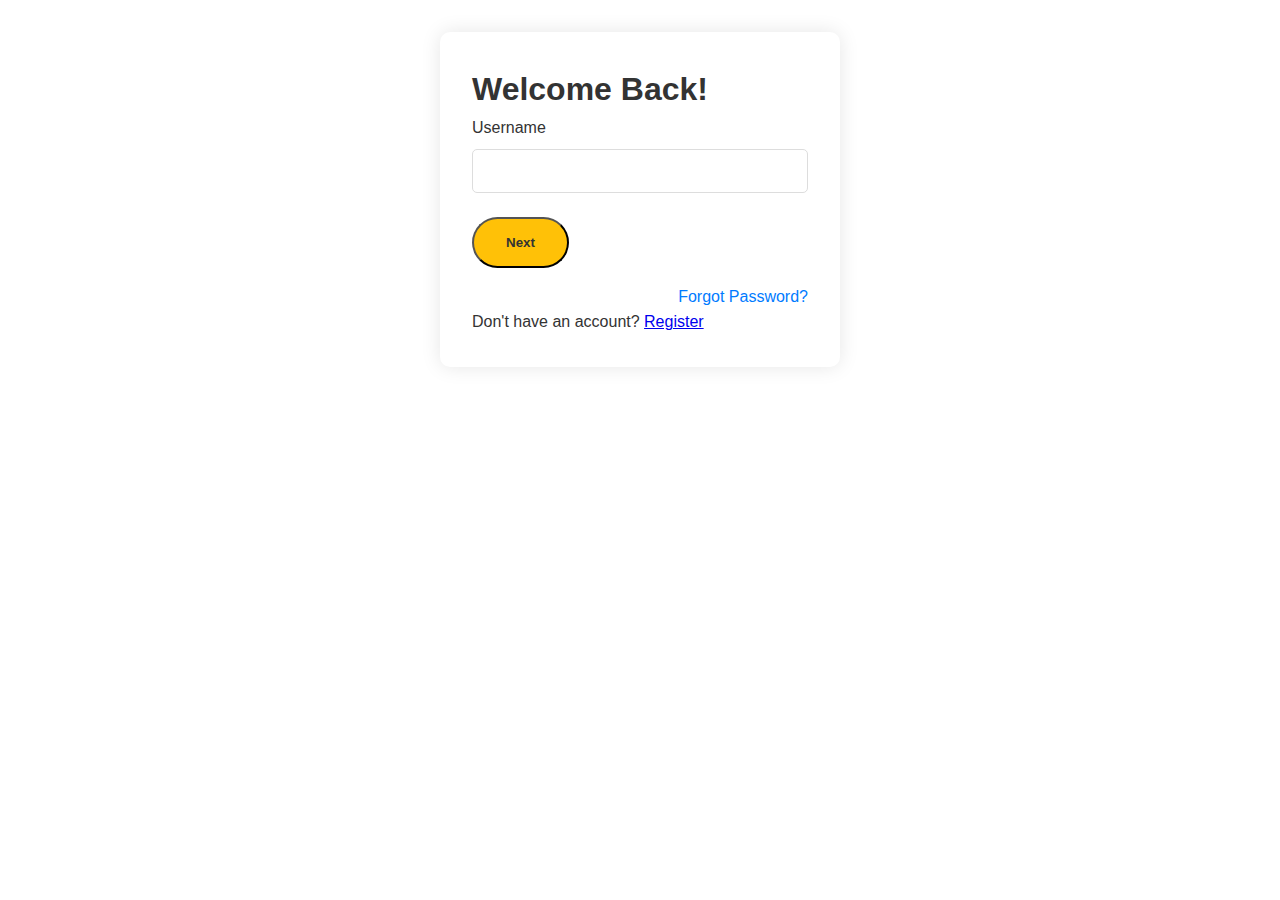
<file: admin.html>
<!DOCTYPE html>
<html lang="en">
<head>
    <meta charset="UTF-8">
    <meta name="viewport" content="width=device-width, initial-scale=1.0">
    <title>Admin Dashboard - World Explorer</title>
    <style>
        body {
            font-family: 'Segoe UI', Tahoma, Geneva, Verdana, sans-serif;
            margin: 0;
            padding: 0;
            background: #f5f7fa;
        }

        .admin-container {
            max-width: 1200px;
            margin: 0 auto;
            padding: 2rem;
        }

        .admin-header {
            display: flex;
            justify-content: space-between;
            align-items: center;
            margin-bottom: 2rem;
        }

        .admin-title {
            color: #2c3e50;
            margin: 0;
        }

        .admin-stats {
            display: grid;
            grid-template-columns: repeat(auto-fit, minmax(200px, 1fr));
            gap: 1rem;
            margin-bottom: 2rem;
        }

        .stat-card {
            background: white;
            padding: 1.5rem;
            border-radius: 10px;
            box-shadow: 0 2px 4px rgba(0,0,0,0.1);
        }

        .stat-title {
            color: #666;
            font-size: 0.9rem;
            margin: 0 0 0.5rem 0;
        }

        .stat-value {
            color: #2c3e50;
            font-size: 1.5rem;
            font-weight: 600;
            margin: 0;
        }

        .users-table {
            width: 100%;
            background: white;
            border-radius: 10px;
            box-shadow: 0 2px 4px rgba(0,0,0,0.1);
            overflow: hidden;
        }

        .users-table table {
            width: 100%;
            border-collapse: collapse;
        }

        .users-table th,
        .users-table td {
            padding: 1rem;
            text-align: left;
            border-bottom: 1px solid #eee;
        }

        .users-table th {
            background: #f8f9fa;
            font-weight: 600;
            color: #2c3e50;
        }

        .users-table tr:hover {
            background: #f8f9fa;
        }

        .user-avatar {
            width: 40px;
            height: 40px;
            border-radius: 50%;
            overflow: hidden;
        }

        .user-avatar img {
            width: 100%;
            height: 100%;
            object-fit: cover;
        }

        .progress-bar {
            width: 100%;
            height: 8px;
            background: #eee;
            border-radius: 4px;
            overflow: hidden;
        }

        .progress-fill {
            height: 100%;
            background: #4CAF50;
            transition: width 0.3s ease;
        }

        .action-buttons {
            display: flex;
            gap: 0.5rem;
        }

        .action-button {
            padding: 0.5rem 1rem;
            border: none;
            border-radius: 5px;
            cursor: pointer;
            font-size: 0.9rem;
            transition: all 0.3s ease;
        }

        .edit-button {
            background: #2196F3;
            color: white;
        }

        .delete-button {
            background: #f44336;
            color: white;
        }

        .action-button:hover {
            opacity: 0.9;
            transform: translateY(-1px);
        }

        .search-bar {
            margin-bottom: 1rem;
        }

        .search-bar input {
            width: 100%;
            padding: 0.8rem;
            border: 1px solid #ddd;
            border-radius: 5px;
            font-size: 1rem;
        }

        .search-bar input:focus {
            outline: none;
            border-color: #2196F3;
        }

        .no-users {
            text-align: center;
            padding: 2rem;
            color: #666;
        }
    </style>
</head>
<body>
    <div class="admin-container">
        <div class="admin-header">
            <h1 class="admin-title">Admin Dashboard</h1>
            <button class="action-button edit-button" onclick="logout()">Logout</button>
        </div>

        <div class="admin-stats">
            <div class="stat-card">
                <h3 class="stat-title">Total Users</h3>
                <p class="stat-value" id="totalUsers">0</p>
            </div>
            <div class="stat-card">
                <h3 class="stat-title">Active Users</h3>
                <p class="stat-value" id="activeUsers">0</p>
            </div>
            <div class="stat-card">
                <h3 class="stat-title">Average Progress</h3>
                <p class="stat-value" id="avgProgress">0%</p>
            </div>
        </div>

        <div class="search-bar">
            <input type="text" id="searchInput" placeholder="Search users..." onkeyup="searchUsers()">
        </div>

        <div class="users-table">
            <table>
                <thead>
                    <tr>
                        <th>Avatar</th>
                        <th>Name</th>
                        <th>Username</th>
                        <th>Grade</th>
                        <th>Progress</th>
                        <th>Actions</th>
                    </tr>
                </thead>
                <tbody id="usersTableBody">
                    <!-- Users will be populated here -->
                </tbody>
            </table>
        </div>
    </div>

    <script>
        // Check if user is admin
        function checkAdmin() {
            const currentUser = JSON.parse(localStorage.getItem('currentUser'));
            if (!currentUser || !currentUser.isAdmin) {
                window.location.href = 'login.html';
            }
        }

        // Load users data
        function loadUsers() {
            const users = JSON.parse(localStorage.getItem('users') || '[]');
            const tableBody = document.getElementById('usersTableBody');
            tableBody.innerHTML = '';

            if (users.length === 0) {
                tableBody.innerHTML = `
                    <tr>
                        <td colspan="6" class="no-users">No users found</td>
                    </tr>
                `;
                return;
            }

            users.forEach(user => {
                const totalProgress = calculateTotalProgress(user.progress);
                const row = document.createElement('tr');
                row.innerHTML = `
                    <td>
                        <div class="user-avatar">
                            <img src="${user.avatar?.src || ''}" alt="User Avatar">
                        </div>
                    </td>
                    <td>${user.firstName} ${user.lastName}</td>
                    <td>${user.username}</td>
                    <td>Grade ${user.grade}</td>
                    <td>
                        <div class="progress-bar">
                            <div class="progress-fill" style="width: ${totalProgress}%"></div>
                        </div>
                        <span>${totalProgress}%</span>
                    </td>
                    <td>
                        <div class="action-buttons">
                            <button class="action-button edit-button" onclick="editUser('${user.username}')">Edit</button>
                            <button class="action-button delete-button" onclick="deleteUser('${user.username}')">Delete</button>
                        </div>
                    </td>
                `;
                tableBody.appendChild(row);
            });

            updateStats(users);
        }

        // Calculate total progress
        function calculateTotalProgress(progress) {
            const continents = Object.values(progress);
            const totalPoints = continents.reduce((sum, continent) => sum + continent.points, 0);
            const maxPoints = continents.length * 100; // Assuming 100 points per continent
            return Math.round((totalPoints / maxPoints) * 100);
        }

        // Update statistics
        function updateStats(users) {
            document.getElementById('totalUsers').textContent = users.length;
            document.getElementById('activeUsers').textContent = users.filter(user => 
                Object.values(user.progress).some(continent => continent.points > 0)
            ).length;
            
            const avgProgress = users.reduce((sum, user) => 
                sum + calculateTotalProgress(user.progress), 0) / users.length;
            document.getElementById('avgProgress').textContent = `${Math.round(avgProgress)}%`;
        }

        // Search users
        function searchUsers() {
            const searchInput = document.getElementById('searchInput');
            const searchTerm = searchInput.value.toLowerCase();
            const rows = document.getElementById('usersTableBody').getElementsByTagName('tr');

            for (let row of rows) {
                const name = row.cells[1].textContent.toLowerCase();
                const username = row.cells[2].textContent.toLowerCase();
                if (name.includes(searchTerm) || username.includes(searchTerm)) {
                    row.style.display = '';
                } else {
                    row.style.display = 'none';
                }
            }
        }

        // Edit user
        function editUser(username) {
            // TODO: Implement edit user functionality
            alert('Edit user functionality coming soon!');
        }

        // Delete user
        function deleteUser(username) {
            if (confirm('Are you sure you want to delete this user?')) {
                const users = JSON.parse(localStorage.getItem('users') || '[]');
                const updatedUsers = users.filter(user => user.username !== username);
                localStorage.setItem('users', JSON.stringify(updatedUsers));
                loadUsers();
            }
        }

        // Logout
        function logout() {
            localStorage.removeItem('currentUser');
            window.location.href = 'login.html';
        }

        // Initialize
        checkAdmin();
        loadUsers();
    </script>
</body>
</html>
</file>
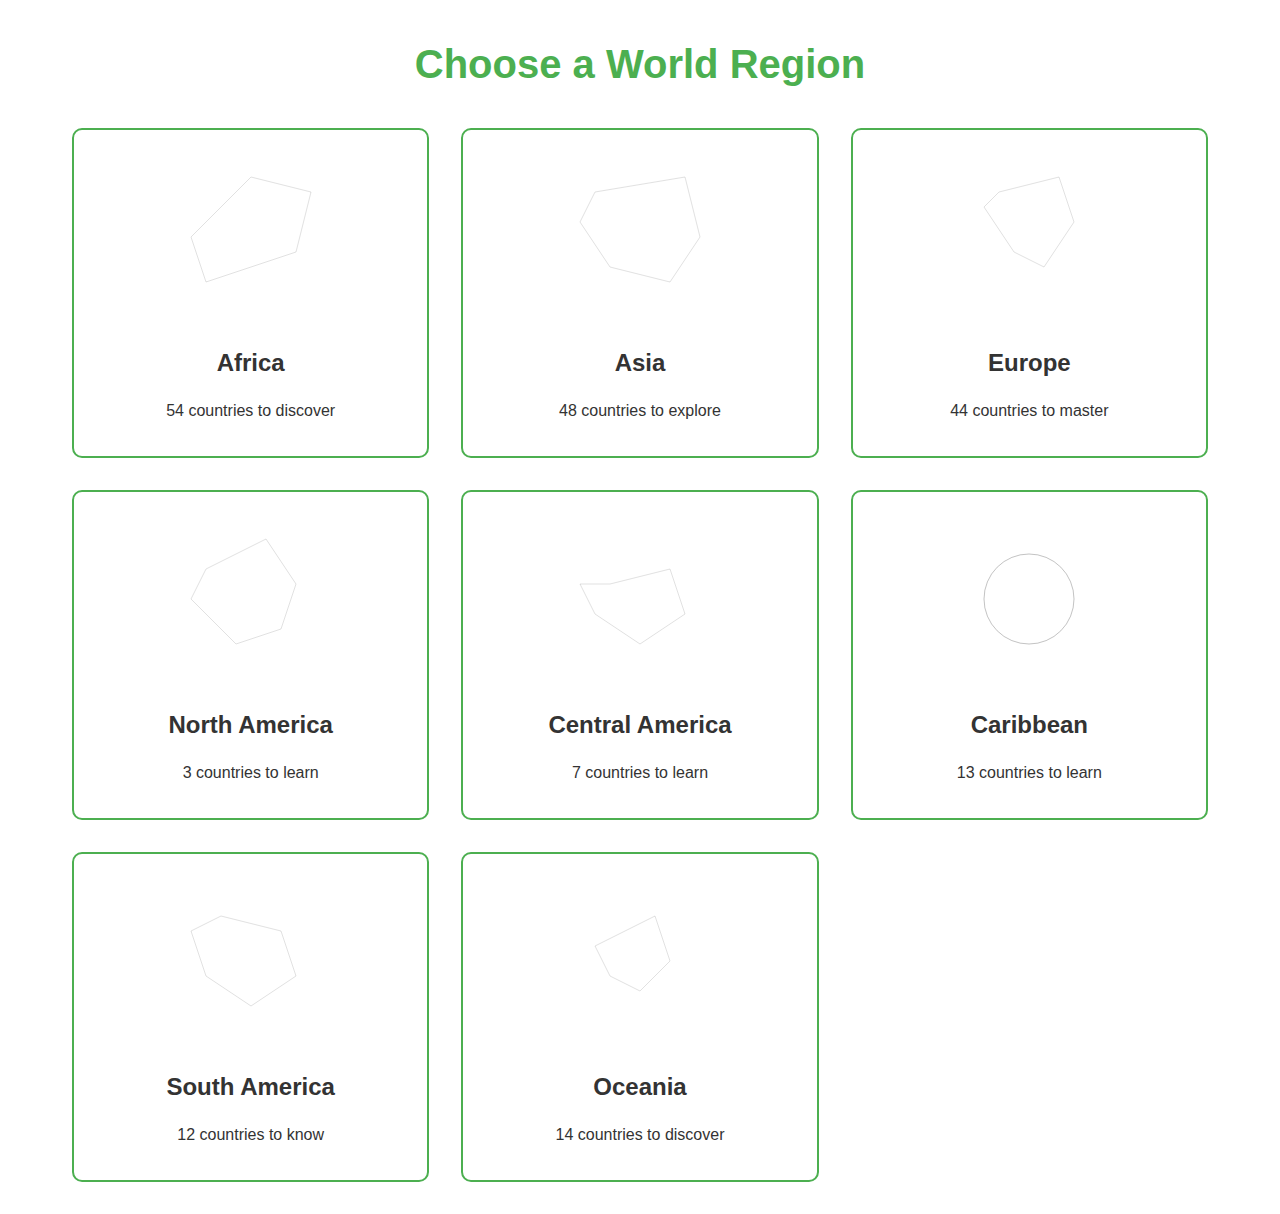
<file: continents.html>
<!DOCTYPE html>
<html lang="en">
<head>
    <meta charset="UTF-8">
    <meta name="viewport" content="width=device-width, initial-scale=1.0">
    <title>Choose a World Region - World Countries Learning App</title>
    <link rel="stylesheet" href="styles.css">
    <style>
        .continents-container {
            max-width: 1200px;
            margin: 0 auto;
            padding: 2rem;
            text-align: center;
        }

        .continents-title {
            color: var(--primary-color);
            margin-bottom: 2rem;
            font-size: 2.5rem;
        }

        .continents-grid {
            display: grid;
            grid-template-columns: repeat(auto-fit, minmax(300px, 1fr));
            gap: 2rem;
            margin-top: 2rem;
        }

        .continent-button {
            background-color: var(--white);
            border: 2px solid var(--primary-color);
            border-radius: 10px;
            padding: 2rem;
            cursor: pointer;
            transition: all 0.3s ease;
            text-decoration: none;
            color: var(--text-color);
            display: flex;
            flex-direction: column;
            align-items: center;
        }

        .continent-button:hover {
            transform: scale(1.05);
            background-color: var(--primary-color);
            color: var(--white);
        }

        .continent-button h2 {
            margin: 1rem 0;
        }

        .continent-icon {
            width: 200px;
            height: 150px;
            margin-bottom: 1rem;
        }

        .continent-icon path {
            fill: none;
            stroke: currentColor;
            stroke-width: 1;
        }
    </style>
</head>
<body>
    <div class="continents-container">
        <h1 class="continents-title">Choose a World Region</h1>
        <div class="continents-grid">
            <a href="learn.html?continent=africa" class="continent-button">
                <svg class="continent-icon" viewBox="0 0 1000 1000">
                    <path d="M500,100 L900,200 L800,600 L200,800 L100,500 Z" fill="none" stroke="currentColor" stroke-width="2"/>
                </svg>
                <h2>Africa</h2>
                <p>54 countries to discover</p>
            </a>
            <a href="learn.html?continent=asia" class="continent-button">
                <svg class="continent-icon" viewBox="0 0 1000 1000">
                    <path d="M200,200 L800,100 L900,500 L700,800 L300,700 L100,400 Z" fill="none" stroke="currentColor" stroke-width="2"/>
                </svg>
                <h2>Asia</h2>
                <p>48 countries to explore</p>
            </a>
            <a href="learn.html?continent=europe" class="continent-button">
                <svg class="continent-icon" viewBox="0 0 1000 1000">
                    <path d="M300,200 L700,100 L800,400 L600,700 L400,600 L200,300 Z" fill="none" stroke="currentColor" stroke-width="2"/>
                </svg>
                <h2>Europe</h2>
                <p>44 countries to master</p>
            </a>
            <a href="learn.html?continent=north-america" class="continent-button">
                <svg class="continent-icon" viewBox="0 0 1000 1000">
                    <path d="M200,300 L600,100 L800,400 L700,700 L400,800 L100,500 Z" fill="none" stroke="currentColor" stroke-width="2"/>
                </svg>
                <h2>North America</h2>
                <p>3 countries to learn</p>
            </a>
            <a href="learn.html?continent=central-america" class="continent-button">
                <svg class="continent-icon" viewBox="0 0 1000 1000">
                    <path d="M300,400 L700,300 L800,600 L500,800 L200,600 L100,400 Z" fill="none" stroke="currentColor" stroke-width="2"/>
                </svg>
                <h2>Central America</h2>
                <p>7 countries to learn</p>
            </a>
            <a href="learn.html?continent=caribbean" class="continent-button">
                <svg class="continent-icon" viewBox="0 0 1000 1000">
                    <circle cx="500" cy="500" r="300" fill="none" stroke="currentColor" stroke-width="2"/>
                </svg>
                <h2>Caribbean</h2>
                <p>13 countries to learn</p>
            </a>
            <a href="learn.html?continent=south-america" class="continent-button">
                <svg class="continent-icon" viewBox="0 0 1000 1000">
                    <path d="M300,200 L700,300 L800,600 L500,800 L200,600 L100,300 Z" fill="none" stroke="currentColor" stroke-width="2"/>
                </svg>
                <h2>South America</h2>
                <p>12 countries to know</p>
            </a>
            <a href="learn.html?continent=oceania" class="continent-button">
                <svg class="continent-icon" viewBox="0 0 1000 1000">
                    <path d="M400,300 L600,200 L700,500 L500,700 L300,600 L200,400 Z" fill="none" stroke="currentColor" stroke-width="2"/>
                </svg>
                <h2>Oceania</h2>
                <p>14 countries to discover</p>
            </a>
        </div>
    </div>
    <script src="script.js"></script>
</body>
</html>
</file>
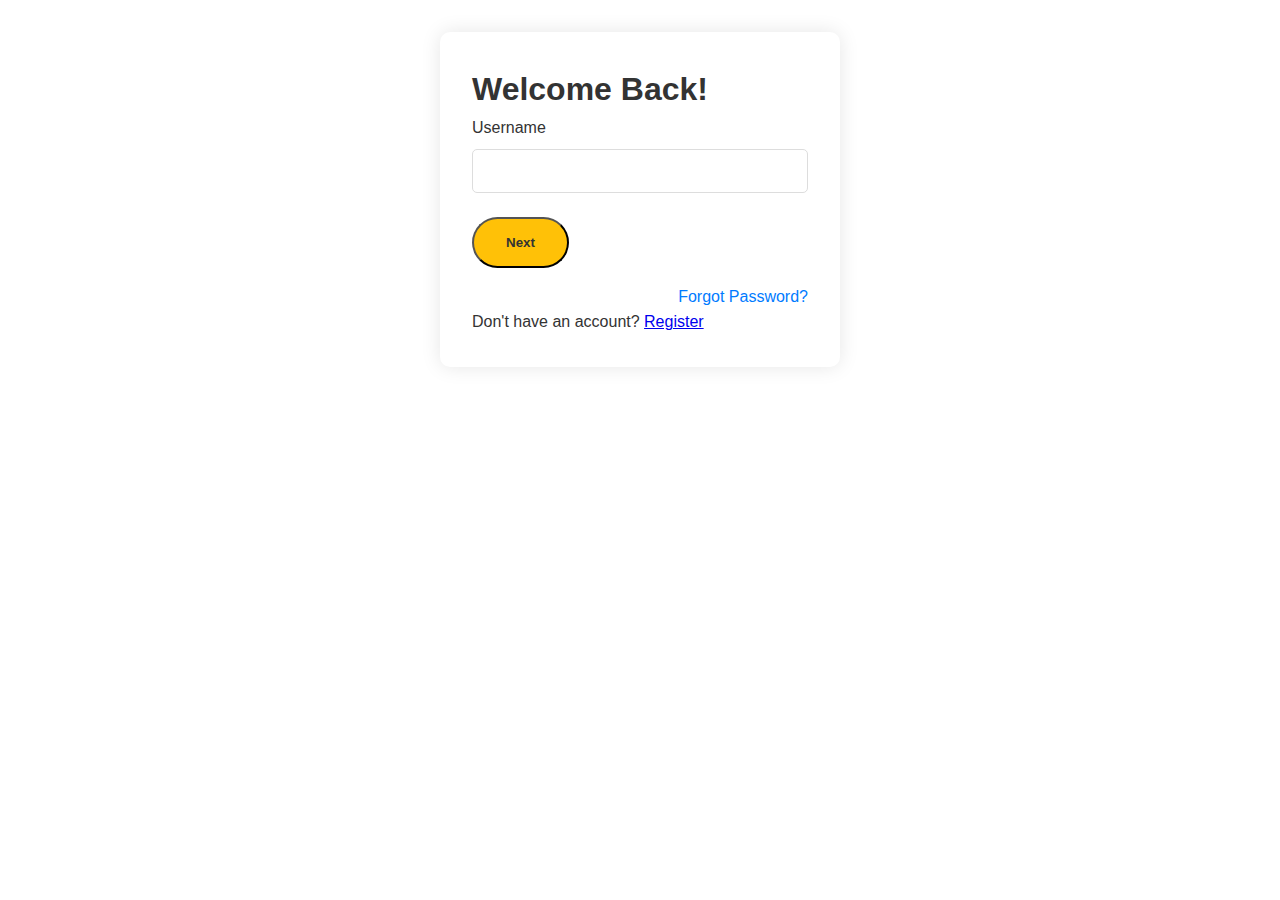
<file: login.html>
<!DOCTYPE html>
<html lang="en">
<head>
    <meta charset="UTF-8">
    <meta name="viewport" content="width=device-width, initial-scale=1.0">
    <title>Login - World Capitals Learning</title>
    <link rel="stylesheet" href="styles.css">
    <style>
        .login-container {
            max-width: 400px;
            margin: 2rem auto;
            padding: 2rem;
            background: white;
            border-radius: 10px;
            box-shadow: 0 0 20px rgba(0,0,0,0.1);
        }

        .form-group {
            margin-bottom: 1.5rem;
        }

        .form-group label {
            display: block;
            margin-bottom: 0.5rem;
            color: #333;
            font-weight: 500;
        }

        .form-group input {
            width: 100%;
            padding: 0.75rem;
            border: 1px solid #ddd;
            border-radius: 5px;
            font-size: 1rem;
        }

        .step {
            display: none;
        }

        .step.active {
            display: block;
        }

        .forgot-password {
            text-align: right;
            margin-top: 1rem;
        }

        .forgot-password a {
            color: #007bff;
            text-decoration: none;
        }

        .forgot-password a:hover {
            text-decoration: underline;
        }

        .password-recovery {
            display: none;
            margin-top: 2rem;
            padding: 1rem;
            background: #f8f9fa;
            border-radius: 5px;
        }

        .password-recovery.active {
            display: block;
        }
    </style>
</head>
<body>
    <div class="login-container">
        <h1>Welcome Back!</h1>
        
        <!-- Step 1: Username -->
        <div id="step1" class="step active">
            <div class="form-group">
                <label for="username">Username</label>
                <input type="text" id="username" required>
            </div>
            <button id="nextStep" class="cta-button">Next</button>
            <div class="forgot-password">
                <a href="#" id="forgotPassword">Forgot Password?</a>
            </div>
        </div>

        <!-- Step 2: Password -->
        <div id="step2" class="step">
            <div class="form-group">
                <label for="password">Password</label>
                <input type="password" id="password" required>
            </div>
            <button id="loginButton" class="cta-button">Login</button>
            <button id="backButton" class="cta-button secondary">Back</button>
        </div>

        <!-- Password Recovery -->
        <div id="passwordRecovery" class="password-recovery">
            <h2>Password Recovery</h2>
            <div class="form-group">
                <label for="recoveryEmail">Email Address</label>
                <input type="email" id="recoveryEmail" required>
            </div>
            <button id="sendRecovery" class="cta-button">Send Recovery Email</button>
            <button id="cancelRecovery" class="cta-button secondary">Cancel</button>
        </div>

        <div class="register-link">
            <p>Don't have an account? <a href="register.html">Register</a></p>
        </div>
    </div>
    <script src="auth.js"></script>
</body>
</html>
</file>
<file: styles.css>
:root {
    --primary-color: #4CAF50;
    --secondary-color: #2196F3;
    --accent-color: #FFC107;
    --text-color: #333;
    --light-bg: #f5f5f5;
    --white: #ffffff;
}

* {
    margin: 0;
    padding: 0;
    box-sizing: border-box;
}

body {
    font-family: 'Segoe UI', Tahoma, Geneva, Verdana, sans-serif;
    line-height: 1.6;
    color: var(--text-color);
}

.hero {
    background: linear-gradient(135deg, var(--primary-color), var(--secondary-color));
    color: var(--white);
    padding: 4rem 2rem;
    text-align: center;
}

.hero-content {
    max-width: 800px;
    margin: 0 auto;
}

.hero h1 {
    font-size: 2.5rem;
    margin-bottom: 1.5rem;
    line-height: 1.2;
}

.hero p {
    font-size: 1.2rem;
    margin-bottom: 2rem;
}

.cta-button {
    display: inline-block;
    padding: 1rem 2rem;
    background-color: var(--accent-color);
    color: var(--text-color);
    text-decoration: none;
    border-radius: 50px;
    font-weight: bold;
    transition: transform 0.3s ease;
}

.cta-button:hover {
    transform: scale(1.05);
}

.feature-section {
    padding: 4rem 2rem;
    background-color: var(--light-bg);
}

.feature-section:nth-child(even) {
    background-color: var(--white);
}

.feature-content {
    max-width: 1200px;
    margin: 0 auto;
    display: flex;
    flex-direction: column;
    gap: 2rem;
    align-items: center;
}

.feature-image {
    flex: 1;
    max-width: 500px;
}

.feature-text {
    flex: 1;
}

.feature-text h2 {
    color: var(--primary-color);
    margin-bottom: 1rem;
    font-size: 2rem;
}

.mockup-svg {
    width: 100%;
    height: auto;
    max-width: 400px;
}

.testimonials {
    padding: 4rem 2rem;
    background-color: var(--light-bg);
    text-align: center;
}

.testimonials h2 {
    margin-bottom: 2rem;
    color: var(--primary-color);
}

.testimonial-grid {
    display: grid;
    grid-template-columns: repeat(auto-fit, minmax(300px, 1fr));
    gap: 2rem;
    max-width: 1200px;
    margin: 0 auto;
}

.testimonial {
    background-color: var(--white);
    padding: 2rem;
    border-radius: 10px;
    box-shadow: 0 4px 6px rgba(0, 0, 0, 0.1);
}

.testimonial p {
    font-style: italic;
    margin-bottom: 1rem;
}

.testimonial-author {
    font-weight: bold;
    color: var(--secondary-color);
}

@media (min-width: 768px) {
    .feature-content {
        flex-direction: row;
    }

    .feature-section.reverse .feature-content {
        flex-direction: row-reverse;
    }

    .hero h1 {
        font-size: 3.5rem;
    }
}

@media (min-width: 1024px) {
    .hero {
        padding: 6rem 2rem;
    }

    .feature-section {
        padding: 6rem 2rem;
    }
}
</file>
